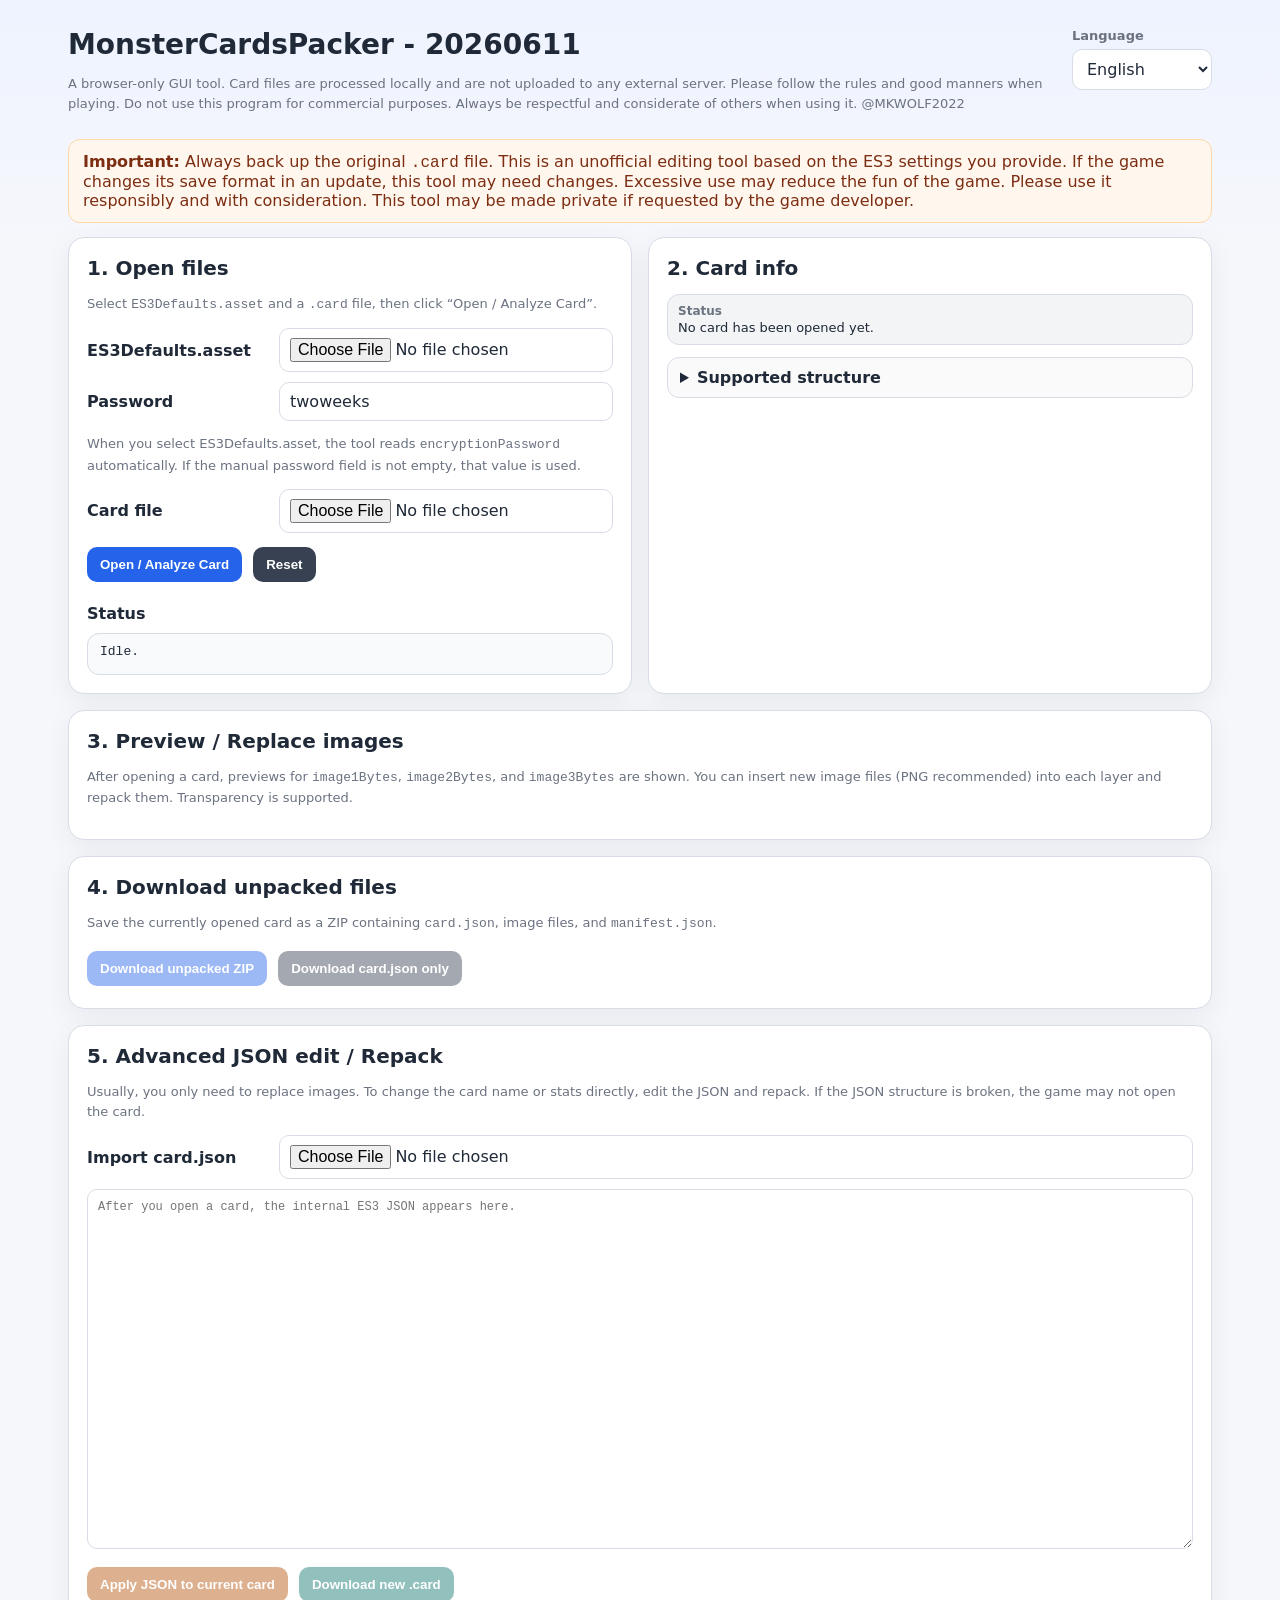
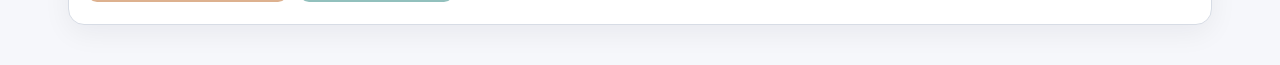
<file: index.html>
<!doctype html>
<html lang="ko">
<head>
  <meta charset="utf-8" />
  <meta name="viewport" content="width=device-width, initial-scale=1" />
  <title data-i18n="app.title">MonsterCardsPacker - 20260611</title>
  <link rel="stylesheet" href="styles.css" />
</head>
<body>
<header>
  <div class="topBar">
    <div class="titleBlock">
      <h1 data-i18n="app.title">MonsterCardsPacker</h1>
      <p class="muted" data-i18n="app.subtitle">브라우저 안에서만 작동하는 단일 HTML 도구입니다. 카드 파일은 외부 서버로 업로드되지 않습니다. 룰과 매너를 지켜 듀얼하자! 이 프로그램을 상업적인 용도로 이용하지 말아주세요. 꼭 상대방을 배려하며 이용해주세요. @MKWOLF2022</p>
    </div>

    <div class="languageBox" aria-label="Language selector">
      <label for="languageSelect" data-i18n="language.label">Language</label>
      <select id="languageSelect">
        <option value="ko" data-i18n="language.ko">한국어</option>
        <option value="en" data-i18n="language.en">English</option>
      </select>
    </div>
  </div>

  <div class="notice" data-i18n-html="app.notice">
    <b>중요:</b> 원본 <code>.card</code> 파일은 반드시 백업하세요. 이 도구는 사용자가 제공한 ES3 설정 기준으로 만든 비공식 편집 도구입니다. 게임 업데이트로 저장 포맷이 바뀌면 수정이 필요할 수 있습니다. 지나친 사용은 게임의 재미를 저해할 수 있습니다. 꼭 배려를 하면서 사용해주세요. 게임 개발자의 요청시 비공개됩니다.
  </div>
</header>

<main class="grid">
  <section class="card">
    <h2 data-i18n="sections.open.title">1. 파일 열기</h2>
    <p class="muted" data-i18n-html="sections.open.description">먼저 <code>ES3Defaults.asset</code>와 <code>.card</code> 파일을 선택한 뒤 “카드 열기/분석”을 누르세요.</p>

    <div class="row">
      <label for="defaultsFile" data-i18n="fields.defaults">ES3Defaults.asset</label>
      <input id="defaultsFile" type="file" accept=".asset,.txt,.yaml,.yml,*/*" />
    </div>
    <div class="row">
      <label for="passwordInput" data-i18n="fields.password">비밀번호</label>
      <input id="passwordInput" type="text" value="twoweeks" autocomplete="off" />
    </div>
    <p class="muted" data-i18n-html="sections.open.passwordHelp">ES3Defaults.asset을 넣으면 <code>encryptionPassword</code>를 자동으로 읽습니다. 수동 입력값이 비어있지 않으면 이 값을 사용합니다.</p>

    <div class="row">
      <label for="cardFile" data-i18n="fields.cardFile">카드 파일</label>
      <input id="cardFile" type="file" accept=".card,*/*" />
    </div>

    <button id="openBtn" data-i18n="buttons.open">카드 열기/분석</button>
    <button id="clearBtn" class="secondary" data-i18n="buttons.clear">초기화</button>

    <h3 class="statusTitle" data-i18n="sections.status.title">상태</h3>
    <div id="status" class="status" data-i18n="status.idle">대기 중입니다.</div>
  </section>

  <section class="card">
    <h2 data-i18n="sections.summary.title">2. 카드 정보</h2>
    <div id="summary" class="summary">
      <div class="pill"><b data-i18n="summary.statusLabel">상태</b><span data-i18n="summary.notOpened">아직 카드가 열리지 않았습니다.</span></div>
    </div>
    <details>
      <summary data-i18n="sections.summary.supportedStructure">지원하는 구조</summary>
      <pre data-i18n="sections.summary.structureText">ES3 JSON format=0
AES-CBC encryptionType=1
Gzip compressionType=1
PBKDF2-HMAC-SHA1(password, salt=IV, iterations=100, key=16 bytes)
.card 앞 16바이트 = IV
image1Bytes/image2Bytes/image3Bytes = base64 이미지 바이트</pre>
    </details>
  </section>

  <section class="card wide">
    <h2 data-i18n="sections.images.title">3. 이미지 확인 / 교체</h2>
    <p class="muted" data-i18n-html="sections.images.description">카드가 열리면 <code>image1Bytes</code>, <code>image2Bytes</code>, <code>image3Bytes</code> 미리보기가 표시됩니다. 각 레이어에 새 이미지 파일(PNG 권장)을 넣고 repack할 수 있습니다. 투명도를 허용합니다.</p>
    <div id="images" class="images"></div>
  </section>

  <section class="card wide">
    <h2 data-i18n="sections.unpack.title">4. Unpack 다운로드</h2>
    <p class="muted" data-i18n-html="sections.unpack.description">현재 열린 카드의 <code>card.json</code>, 이미지 파일, <code>manifest.json</code>을 ZIP으로 저장합니다.</p>
    <button id="downloadZipBtn" disabled data-i18n="buttons.downloadZip">unpacked ZIP 다운로드</button>
    <button id="downloadJsonBtn" class="secondary" disabled data-i18n="buttons.downloadJson">card.json만 다운로드</button>
  </section>

  <section class="card wide">
    <h2 data-i18n="sections.repack.title">5. JSON 고급 편집 / Repack</h2>
    <p class="muted" data-i18n="sections.repack.description">일반적으로 이미지만 바꾸면 됩니다. 카드 이름/수치까지 직접 바꾸려면 JSON을 수정한 뒤 repack하세요. JSON 구조를 망가뜨리면 게임에서 열리지 않을 수 있습니다.</p>
    <div class="row">
      <label for="jsonImport" data-i18n="fields.jsonImport">card.json 불러오기</label>
      <input id="jsonImport" type="file" accept=".json,application/json,*/*" />
    </div>
    <textarea id="jsonText" spellcheck="false" data-i18n-placeholder="placeholders.jsonText" placeholder="카드를 열면 내부 ES3 JSON이 여기에 표시됩니다."></textarea>
    <div class="buttonRow">
      <button id="applyJsonBtn" class="warning" disabled data-i18n="buttons.applyJson">JSON을 현재 카드에 적용</button>
      <button id="repackBtn" class="teal" disabled data-i18n="buttons.repack">새 .card 다운로드</button>
    </div>
  </section>
</main>

<script src="translations.js"></script>
<script src="app.js"></script>
</body>
</html>
</file>
<file: styles.css>
:root {
  --bg: #f6f7fb;
  --panel: #ffffff;
  --ink: #1f2937;
  --muted: #6b7280;
  --line: #d7dce5;
  --accent: #2563eb;
  --accent2: #0f766e;
  --danger: #b91c1c;
  --warn: #92400e;
  --ok: #166534;
  --code: #111827;
}

* { box-sizing: border-box; }

body {
  margin: 0;
  font-family: system-ui, -apple-system, BlinkMacSystemFont, "Segoe UI", sans-serif;
  color: var(--ink);
  background: linear-gradient(180deg, #eef3ff 0%, var(--bg) 260px);
}

header {
  max-width: 1180px;
  margin: 0 auto;
  padding: 28px 18px 14px;
}

h1 { margin: 0 0 8px; font-size: 28px; }
h2 { margin: 0 0 14px; font-size: 20px; }
h3 { margin: 0 0 10px; font-size: 16px; }
p { line-height: 1.55; }

main {
  max-width: 1180px;
  margin: 0 auto;
  padding: 0 18px 40px;
}

.topBar {
  display: flex;
  justify-content: space-between;
  align-items: flex-start;
  gap: 16px;
}

.titleBlock {
  min-width: 0;
  flex: 1;
}

.languageBox {
  min-width: 140px;
  display: grid;
  gap: 6px;
  align-self: flex-start;
}

.languageBox label {
  font-size: 13px;
  color: var(--muted);
}

@media (max-width: 680px) {
  .topBar {
    display: grid;
    gap: 12px;
  }

  .languageBox {
    width: 100%;
  }
}

.notice {
  background: #fff7ed;
  border: 1px solid #fed7aa;
  color: #7c2d12;
  padding: 12px 14px;
  border-radius: 12px;
  margin-top: 12px;
}

.grid {
  display: grid;
  grid-template-columns: 1fr;
  gap: 16px;
}

@media (min-width: 960px) {
  .grid { grid-template-columns: 1fr 1fr; }
  .wide { grid-column: 1 / -1; }
}

.card {
  background: var(--panel);
  border: 1px solid var(--line);
  border-radius: 16px;
  padding: 18px;
  box-shadow: 0 8px 28px rgba(15, 23, 42, 0.06);
}

.row {
  display: grid;
  grid-template-columns: 180px 1fr;
  gap: 12px;
  align-items: center;
  margin: 10px 0;
}

@media (max-width: 680px) {
  .row { grid-template-columns: 1fr; gap: 5px; }
}

label { font-weight: 650; }

input[type="file"], input[type="text"], textarea, select {
  width: 100%;
  border: 1px solid var(--line);
  border-radius: 10px;
  padding: 9px 10px;
  background: #fff;
  color: var(--ink);
  font: inherit;
}

textarea {
  min-height: 360px;
  font-family: ui-monospace, SFMono-Regular, Menlo, Consolas, "Liberation Mono", monospace;
  font-size: 12px;
  line-height: 1.45;
  white-space: pre;
  overflow: auto;
}

button, .buttonLike {
  display: inline-flex;
  align-items: center;
  justify-content: center;
  gap: 6px;
  border: 0;
  border-radius: 10px;
  padding: 10px 13px;
  background: var(--accent);
  color: #fff;
  font-weight: 700;
  cursor: pointer;
  text-decoration: none;
  transition: transform .05s ease, opacity .15s ease;
  margin: 4px 6px 4px 0;
}

button.secondary, .buttonLike.secondary { background: #374151; }
button.teal, .buttonLike.teal { background: var(--accent2); }
button.warning, .buttonLike.warning { background: #b45309; }
button:disabled { opacity: .45; cursor: not-allowed; }
button:not(:disabled):active { transform: translateY(1px); }

.buttonRow { margin-top: 10px; }
.muted { color: var(--muted); font-size: 13px; }
.statusTitle { margin-top: 18px; }

.status {
  min-height: 42px;
  border: 1px solid var(--line);
  border-radius: 12px;
  padding: 10px 12px;
  background: #f9fafb;
  white-space: pre-wrap;
  font-family: ui-monospace, SFMono-Regular, Menlo, Consolas, monospace;
  font-size: 13px;
}

.status.ok { border-color: #bbf7d0; background: #f0fdf4; color: var(--ok); }
.status.err { border-color: #fecaca; background: #fef2f2; color: var(--danger); }
.status.warn { border-color: #fde68a; background: #fffbeb; color: var(--warn); }

.summary {
  display: grid;
  grid-template-columns: repeat(auto-fit, minmax(190px, 1fr));
  gap: 8px;
  margin-top: 10px;
}

.pill {
  background: #f3f4f6;
  border: 1px solid var(--line);
  border-radius: 12px;
  padding: 9px 10px;
  font-size: 13px;
}

.pill b { display: block; font-size: 12px; color: var(--muted); margin-bottom: 2px; }

.images {
  display: grid;
  grid-template-columns: repeat(auto-fit, minmax(220px, 1fr));
  gap: 14px;
  margin-top: 12px;
}

.imageBox {
  border: 1px solid var(--line);
  border-radius: 14px;
  padding: 12px;
  background: #fbfdff;
}

.previewWrap {
  min-height: 220px;
  display: grid;
  place-items: center;
  background: conic-gradient(#e5e7eb 25%, #fff 0 50%, #e5e7eb 0 75%, #fff 0) 0 / 20px 20px;
  border: 1px solid #e5e7eb;
  border-radius: 10px;
  overflow: hidden;
  margin: 8px 0;
}

.previewWrap img {
  max-width: 100%;
  max-height: 310px;
  display: block;
  image-rendering: auto;
}

code, pre {
  font-family: ui-monospace, SFMono-Regular, Menlo, Consolas, "Liberation Mono", monospace;
}

pre {
  background: var(--code);
  color: #e5e7eb;
  padding: 12px;
  border-radius: 12px;
  overflow: auto;
  font-size: 12px;
}

details {
  border: 1px solid var(--line);
  border-radius: 12px;
  padding: 10px 12px;
  background: #fafafa;
  margin-top: 12px;
}

summary { cursor: pointer; font-weight: 700; }
</file>
